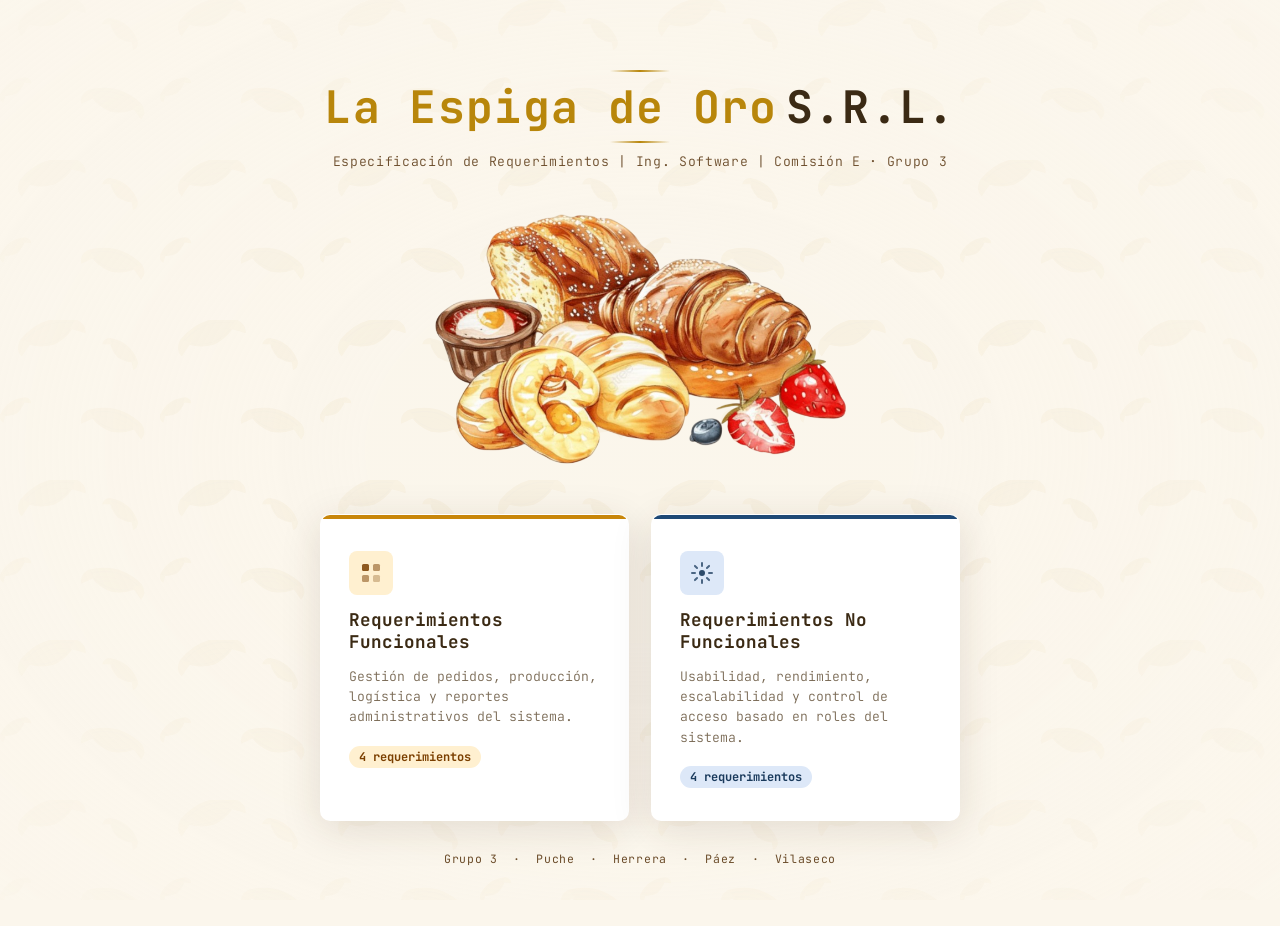
<file: index.html>
<!DOCTYPE html>
<html lang="es">
<head>
  <meta charset="UTF-8">
  <meta name="viewport" content="width=device-width, initial-scale=1.0">
  <title>La Espiga de Oro S.R.L. — Requerimientos</title>
  <link rel="stylesheet" href="styles.css">
</head>
<body>

  <!-- BACKGROUND CROISSANTS -->
  <svg class="bg-pattern" xmlns="http://www.w3.org/2000/svg" width="100%" height="100%">
    <defs>
      <pattern id="croissants" x="0" y="0" width="160" height="160" patternUnits="userSpaceOnUse">
        <g transform="translate(20,20) rotate(-20)">
          <path d="M0,0 Q30,-18 60,0 Q50,14 30,16 Q10,14 0,0Z" fill="#B8860B"/>
          <path d="M4,2 Q30,-12 56,2 Q48,12 30,13 Q12,12 4,2Z" fill="none" stroke="#8B6508" stroke-width="1.2"/>
          <path d="M10,6 Q30,-4 50,6" fill="none" stroke="#8B6508" stroke-width="0.8" opacity="0.6"/>
          <path d="M16,9 Q30,2 44,9" fill="none" stroke="#8B6508" stroke-width="0.7" opacity="0.5"/>
          <path d="M0,0 Q-8,8 -4,16 Q4,10 10,6Z" fill="#C89A20"/>
          <path d="M60,0 Q68,8 64,16 Q56,10 50,6Z" fill="#C89A20"/>
        </g>
        <g transform="translate(88,90) rotate(15)">
          <path d="M0,0 Q28,-16 56,0 Q47,13 28,15 Q9,13 0,0Z" fill="#B8860B"/>
          <path d="M4,2 Q28,-11 52,2 Q45,11 28,12 Q11,11 4,2Z" fill="none" stroke="#8B6508" stroke-width="1.2"/>
          <path d="M9,5 Q28,-3 47,5" fill="none" stroke="#8B6508" stroke-width="0.8" opacity="0.6"/>
          <path d="M15,8 Q28,1 41,8" fill="none" stroke="#8B6508" stroke-width="0.7" opacity="0.5"/>
          <path d="M0,0 Q-7,7 -3,15 Q4,9 9,5Z" fill="#C89A20"/>
          <path d="M56,0 Q63,7 59,15 Q52,9 47,5Z" fill="#C89A20"/>
        </g>
        <g transform="translate(110,18) rotate(40) scale(0.65)">
          <path d="M0,0 Q28,-16 56,0 Q47,13 28,15 Q9,13 0,0Z" fill="#B8860B"/>
          <path d="M4,2 Q28,-11 52,2 Q45,11 28,12 Q11,11 4,2Z" fill="none" stroke="#8B6508" stroke-width="1.2"/>
          <path d="M0,0 Q-7,7 -3,15 Q4,9 9,5Z" fill="#C89A20"/>
          <path d="M56,0 Q63,7 59,15 Q52,9 47,5Z" fill="#C89A20"/>
        </g>
        <g transform="translate(0,95) rotate(-35) scale(0.55)">
          <path d="M0,0 Q28,-16 56,0 Q47,13 28,15 Q9,13 0,0Z" fill="#B8860B"/>
          <path d="M4,2 Q28,-11 52,2 Q45,11 28,12 Q11,11 4,2Z" fill="none" stroke="#8B6508" stroke-width="1.2"/>
          <path d="M0,0 Q-7,7 -3,15 Q4,9 9,5Z" fill="#C89A20"/>
          <path d="M56,0 Q63,7 59,15 Q52,9 47,5Z" fill="#C89A20"/>
        </g>
      </pattern>
    </defs>
    <rect width="100%" height="100%" fill="url(#croissants)"/>
  </svg>

  <div class="bg-overlay"></div>

  <div class="container">

    <div class="logo-area">
      <div class="logo-line"></div>
      <div class="logo-title"><span>La Espiga de Oro</span> S.R.L.</div>
      <div class="logo-line"></div>
      <div class="logo-tagline">Especificación de Requerimientos | Ing. Software | Comisión E · Grupo 3</div>
    </div>

    <div class="hero-image">
      <img src="/img/bakery.png" alt="La Espiga de Oro">
    </div>

    <div class="cards">

      <a class="card rf" href="/reqfun.html">
        <div class="card-icon">
          <svg viewBox="0 0 24 24" fill="none" xmlns="http://www.w3.org/2000/svg">
            <rect x="3" y="3" width="7" height="7" rx="1.5" fill="#7B3F00" opacity="0.85"/>
            <rect x="14" y="3" width="7" height="7" rx="1.5" fill="#7B3F00" opacity="0.5"/>
            <rect x="3" y="14" width="7" height="7" rx="1.5" fill="#7B3F00" opacity="0.5"/>
            <rect x="14" y="14" width="7" height="7" rx="1.5" fill="#7B3F00" opacity="0.3"/>
          </svg>
        </div>
        <div class="card-title">Requerimientos Funcionales</div>
        <div class="card-desc">Gestión de pedidos, producción, logística y reportes administrativos del sistema.</div>
        <div class="card-count">4 requerimientos</div>
        <div class="card-arrow">
          <svg viewBox="0 0 24 24" fill="none" xmlns="http://www.w3.org/2000/svg">
            <path d="M5 12h14M13 6l6 6-6 6" stroke="white" stroke-width="2.2" stroke-linecap="round" stroke-linejoin="round"/>
          </svg>
        </div>
      </a>

      <a class="card rnf" href="/reqnofun.html">
        <div class="card-icon">
          <svg viewBox="0 0 24 24" fill="none" xmlns="http://www.w3.org/2000/svg">
            <circle cx="12" cy="12" r="3" fill="#1A3A5C" opacity="0.9"/>
            <path d="M12 2v3M12 19v3M2 12h3M19 12h3M4.93 4.93l2.12 2.12M16.95 16.95l2.12 2.12M4.93 19.07l2.12-2.12M16.95 7.05l2.12-2.12" stroke="#1A3A5C" stroke-width="2" stroke-linecap="round" opacity="0.75"/>
          </svg>
        </div>
        <div class="card-title">Requerimientos No Funcionales</div>
        <div class="card-desc">Usabilidad, rendimiento, escalabilidad y control de acceso basado en roles del sistema.</div>
        <div class="card-count">4 requerimientos</div>
        <div class="card-arrow">
          <svg viewBox="0 0 24 24" fill="none" xmlns="http://www.w3.org/2000/svg">
            <path d="M5 12h14M13 6l6 6-6 6" stroke="white" stroke-width="2.2" stroke-linecap="round" stroke-linejoin="round"/>
          </svg>
        </div>
      </a>

    </div>

    <div class="footer-note">
      Grupo 3 &nbsp;·&nbsp; Puche &nbsp;·&nbsp; Herrera &nbsp;·&nbsp; Páez &nbsp;·&nbsp; Vilaseco
    </div>
  </div>

</body>
</html>
</file>
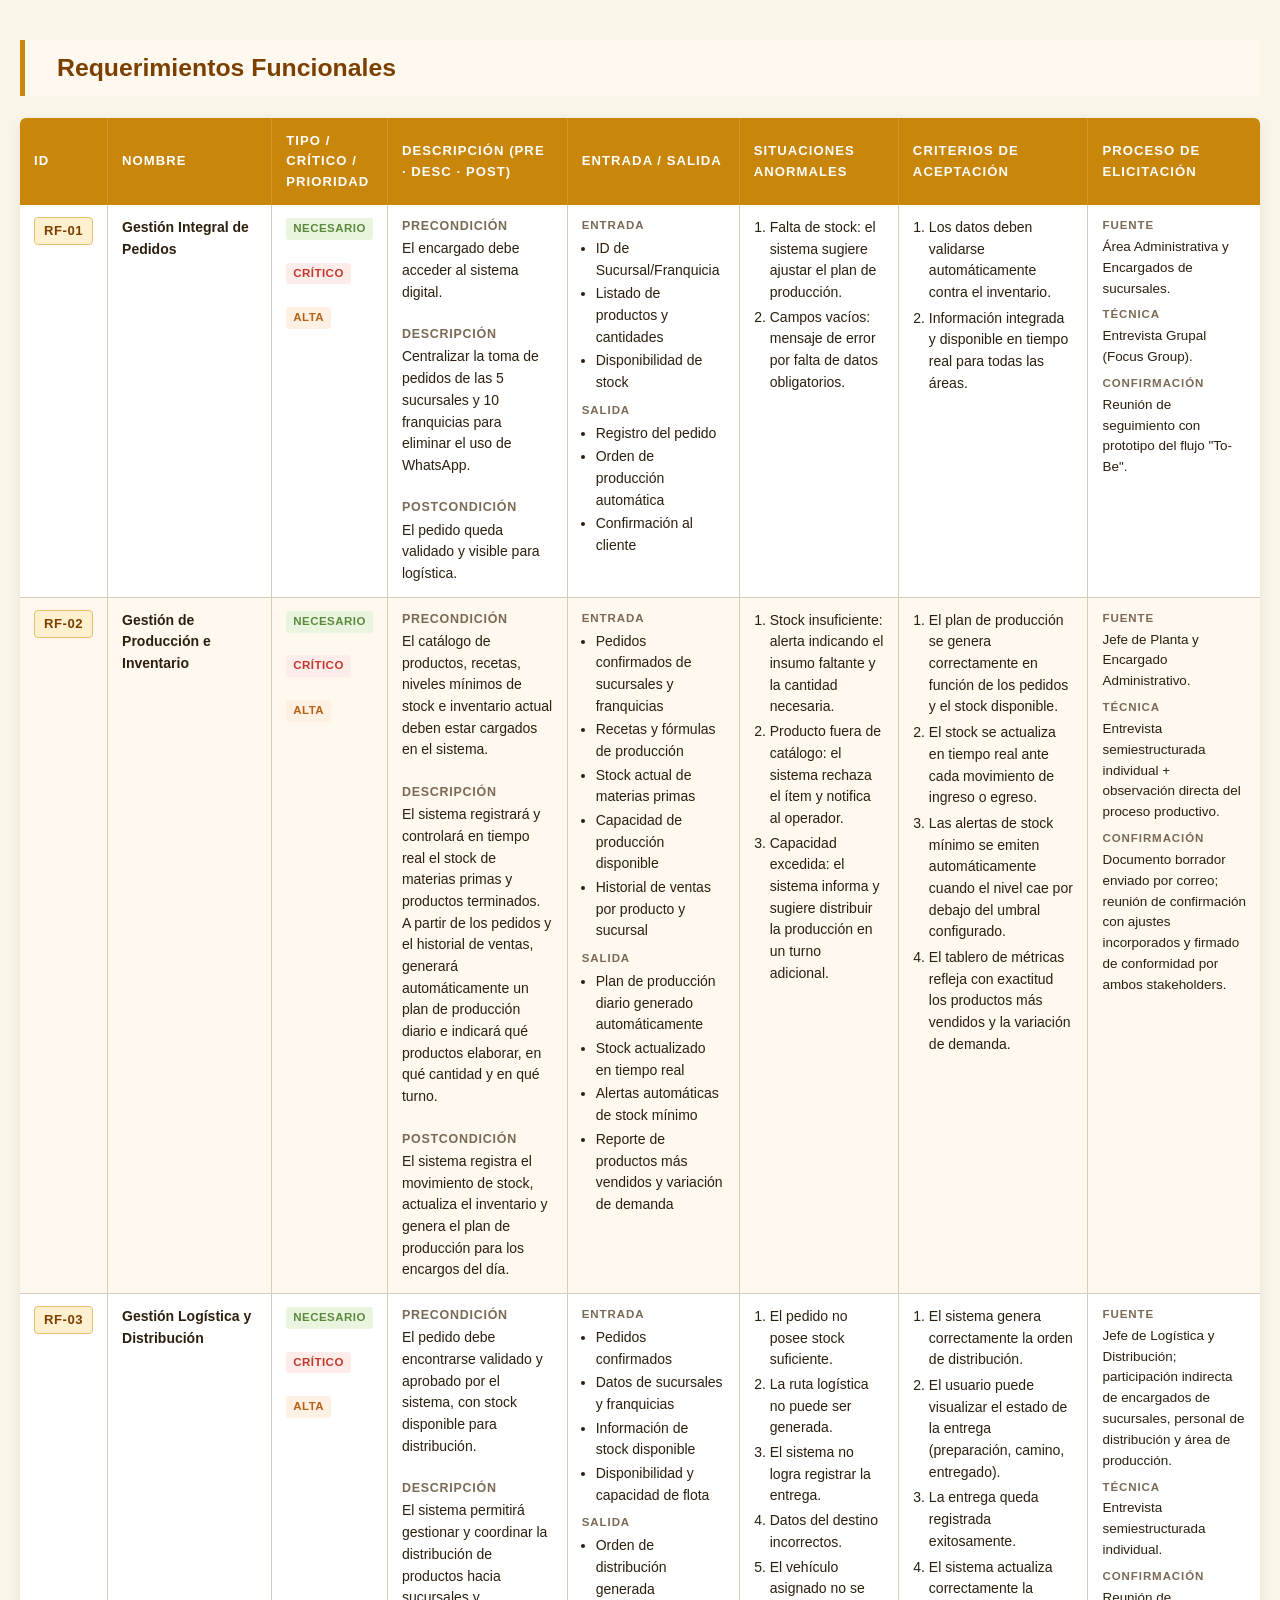
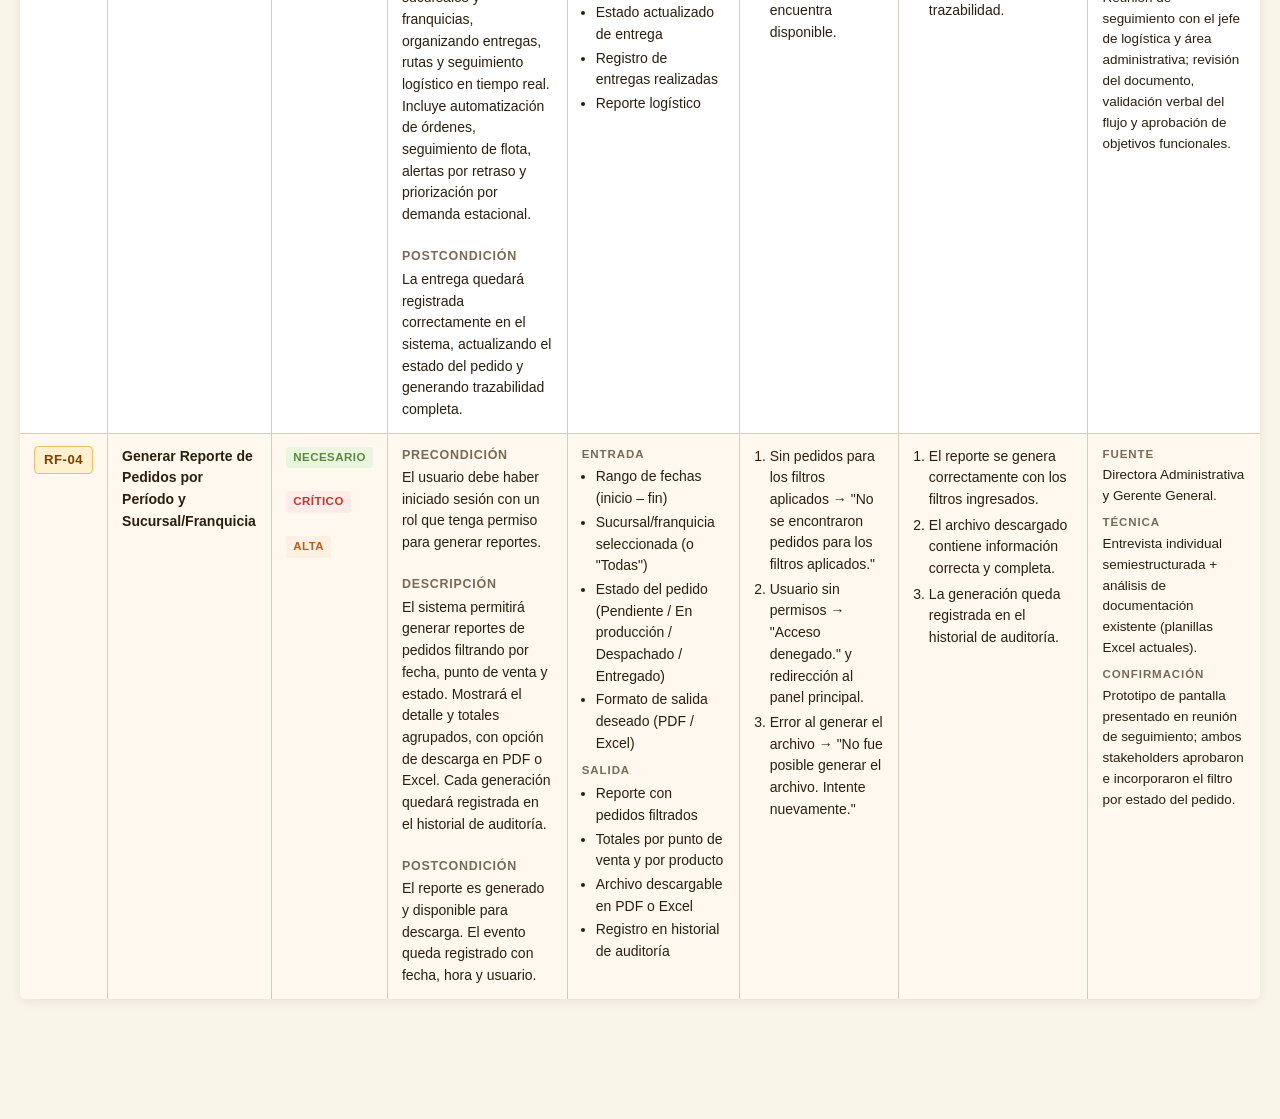
<file: reqfun.html>
<!DOCTYPE html>
<html lang="es">
<head>
<meta charset="UTF-8">
<meta name="viewport" content="width=device-width, initial-scale=1.0">
<title>Requerimientos Funcionales — La Espiga de Oro S.R.L.</title>
<style>
  

  :root {
    --gold:        #B8860B;
    --gold-light:  #D4A017;
    --gold-pale:   #FDF6E3;
    --gold-border: #E8C96A;
    --brown-dark:  #3B2A14;
    --brown-mid:   #6B4C2A;
    --cream:       #FAF5E9;
    --white:       #FFFFFF;
    --gray-light:  #F5F0E8;
    --gray-mid:    #D6CCBA;
    --text-main:   #2C1F0E;
    --text-muted:  #7A6A55;
    --rf-accent:   #7B3F00;
    --rnf-accent:  #1A3A5C;
    --rf-bg:       #FFF8EE;
    --rnf-bg:      #EEF3FA;
    --rf-header:   #C8860A;
    --rnf-header:  #1E4976;
    --tag-needed:  #5C8A3C;
    --tag-needed-bg: #EAF5E0;
    --tag-critical:#C0392B;
    --tag-critical-bg:#FDECEA;
    --tag-high:    #B5631A;
    --tag-high-bg: #FEF0E3;
  }

  * { box-sizing: border-box; margin: 0; padding: 0; }

  body {
    font-family: Arial, sans-serif;
    background: var(--cream);
    color: var(--text-main);
    padding: 40px 20px 60px;
    min-height: 100vh;
  }

  /* ── HEADER ── */
  .page-header {
    text-align: center;
    margin-bottom: 50px;
    padding-bottom: 24px;
    border-bottom: 3px double var(--gold-border);
    position: relative;
  }
  .page-header::before {
    content: '✦';
    display: block;
    color: var(--gold-light);
    font-size: 20px;
    margin-bottom: 8px;
    letter-spacing: 12px;
  }
  .page-header h1 {
    font-family: Arial, sans-serif;
    font-size: 2.6rem;
    font-weight: 900;
    color: var(--brown-dark);
    letter-spacing: 0.02em;
    line-height: 1.15;
  }
  .page-header h1 span {
    color: var(--gold);
  }
  .page-header p {
    margin-top: 6px;
    font-size: 0.95rem;
    color: var(--text-muted);
    letter-spacing: 0.12em;
    text-transform: uppercase;
    font-weight: 300;
  }

  /* ── SECTION TITLES ── */
  .section-title {
    font-family: Arial, sans-serif;
    font-size: 1.55rem;
    font-weight: 700;
    margin-bottom: 22px;
    padding: 14px 22px;
    border-left: 5px solid;
    display: flex;
    align-items: center;
    gap: 10px;
  }
  .section-title.rf {
    color: var(--rf-accent);
    border-color: var(--rf-header);
    background: var(--rf-bg);
  }
  .section-title.rnf {
    color: var(--rnf-accent);
    border-color: var(--rnf-header);
    background: var(--rnf-bg);
  }
  .section-title .icon { font-size: 1.3rem; }

  /* ── WRAPPER ── */
  .section-block { margin-bottom: 60px; }

  /* ── TABLE ── */
  .req-table {
    width: 100%;
    border-collapse: collapse;
    font-size: 0.875rem;
    line-height: 1.55;
    box-shadow: 0 2px 12px rgba(0,0,0,0.08);
    border-radius: 6px;
    overflow: hidden;
  }

  .req-table thead tr {
    color: var(--white);
    font-family: Arial, sans-serif;
    font-size: 0.82rem;
    letter-spacing: 0.08em;
    text-transform: uppercase;
  }
  .req-table.rf thead tr { background: var(--rf-header); }
  .req-table.rnf thead tr { background: var(--rnf-header); }

  .req-table th {
    padding: 13px 14px;
    font-weight: 700;
    text-align: left;
    vertical-align: middle;
    border-right: 1px solid rgba(255,255,255,0.15);
  }
  .req-table th:last-child { border-right: none; }

  /* ── ROW STRIPES ── */
  .req-table tbody tr { vertical-align: top; }
  .req-table.rf  tbody tr:nth-child(odd)  { background: var(--white); }
  .req-table.rf  tbody tr:nth-child(even) { background: var(--rf-bg); }
  .req-table.rnf tbody tr:nth-child(odd)  { background: var(--white); }
  .req-table.rnf tbody tr:nth-child(even) { background: var(--rnf-bg); }

  .req-table tbody tr:hover { filter: brightness(0.97); }

  .req-table td {
    padding: 12px 14px;
    border-bottom: 1px solid var(--gray-mid);
    border-right: 1px solid var(--gray-mid);
    vertical-align: top;
  }
  .req-table td:last-child { border-right: none; }
  .req-table tbody tr:last-child td { border-bottom: none; }

  /* ── ID BADGE ── */
  .id-badge {
    display: inline-block;
    font-family: Arial, sans-serif;
    font-weight: 700;
    font-size: 0.82rem;
    padding: 3px 9px;
    border-radius: 4px;
    letter-spacing: 0.04em;
    white-space: nowrap;
  }
  .rf  .id-badge { background: #FFF0D0; color: var(--rf-accent); border: 1px solid #E8C070; }
  .rnf .id-badge { background: #DDE8F8; color: var(--rnf-accent); border: 1px solid #99B8E0; }

  /* ── NAME ── */
  .req-name { font-weight: 600; color: var(--text-main); }

  /* ── TAGS ── */
  .tag {
    display: inline-block;
    font-size: 0.72rem;
    font-weight: 600;
    padding: 2px 7px;
    border-radius: 3px;
    letter-spacing: 0.04em;
    text-transform: uppercase;
    white-space: nowrap;
  }
  .tag-needed   { background: var(--tag-needed-bg);   color: var(--tag-needed); }
  .tag-critical { background: var(--tag-critical-bg); color: var(--tag-critical); }
  .tag-high     { background: var(--tag-high-bg);     color: var(--tag-high); }
  .tag-no       { background: #F5F5F5; color: #777; }

  /* ── DESCRIPTION CELL ── */
  .desc-cell { max-width: 320px; }
  .desc-cell strong { display: block; margin-bottom: 2px; font-size: 0.78rem; color: var(--text-muted); text-transform: uppercase; letter-spacing: 0.06em; }

  /* ── LIST ── */
  .cell-list { padding-left: 16px; margin: 0; }
  .cell-list li { margin-bottom: 3px; }

  /* ── CRITERIA CELL ── */
  .criteria-cell { min-width: 180px; }
  .criteria-cell ol { padding-left: 16px; margin: 0; }
  .criteria-cell ol li { margin-bottom: 4px; }

  /* ── INPUT/OUTPUT CELL ── */
  .io-cell { min-width: 160px; }
  .io-group { margin-bottom: 8px; }
  .io-group:last-child { margin-bottom: 0; }
  .io-label { font-size: 0.72rem; font-weight: 700; letter-spacing: 0.08em; text-transform: uppercase; color: var(--text-muted); display: block; margin-bottom: 3px; }
  .io-list { padding-left: 14px; margin: 0; }
  .io-list li { margin-bottom: 2px; }

  /* ── ELICITATION CELL ── */
  .elic-cell { min-width: 140px; font-size: 0.84rem; }
  .elic-cell .elic-label { font-size: 0.72rem; font-weight: 700; letter-spacing: 0.08em; text-transform: uppercase; color: var(--text-muted); display: block; margin-bottom: 2px; }
  .elic-cell .elic-value { margin-bottom: 7px; }

  /* ── FOOTER ── */
  .page-footer {
    text-align: center;
    margin-top: 40px;
    padding-top: 18px;
    border-top: 1px solid var(--gold-border);
    color: var(--text-muted);
    font-size: 0.8rem;
    letter-spacing: 0.06em;
  }

  /* ── RESPONSIVE ── */
  @media (max-width: 900px) {
    .req-table { font-size: 0.8rem; }
    .req-table th, .req-table td { padding: 9px 10px; }
    .page-header h1 { font-size: 1.8rem; }
  }
</style>
</head>
<body>



<!-- ═══════════════════════════════════════════════
     TABLA 1 — REQUERIMIENTOS FUNCIONALES
═══════════════════════════════════════════════ -->
<div class="section-block">
  <div class="section-title rf">
    <span class="icon"></span> Requerimientos Funcionales
  </div>

  <table class="req-table rf">
    <thead>
      <tr>
        <th style="width:80px">ID</th>
        <th style="width:165px">Nombre</th>
        <th style="width:80px">Tipo / Crítico / Prioridad</th>
        <th style="width:200px">Descripción (Pre · Desc · Post)</th>
        <th style="width:175px">Entrada / Salida</th>
        <th style="width:175px">Situaciones Anormales</th>
        <th style="width:195px">Criterios de Aceptación</th>
        <th style="width:190px">Proceso de Elicitación</th>
      </tr>
    </thead>
    <tbody>

      <!-- RF-01 Gestión Integral de Pedidos (Herrera) -->
      <tr>
        <td><span class="id-badge">RF-01</span></td>
        <td class="req-name">Gestión Integral de Pedidos</td>
        <td>
          <span class="tag tag-needed">Necesario</span><br><br>
          <span class="tag tag-critical">Crítico</span><br><br>
          <span class="tag tag-high">Alta</span>
        </td>
        <td class="desc-cell">
          <strong>Precondición</strong>El encargado debe acceder al sistema digital.
          <br><br>
          <strong>Descripción</strong>Centralizar la toma de pedidos de las 5 sucursales y 10 franquicias para eliminar el uso de WhatsApp.
          <br><br>
          <strong>Postcondición</strong>El pedido queda validado y visible para logística.
        </td>
        <td class="io-cell">
          <div class="io-group">
            <span class="io-label">Entrada</span>
            <ul class="io-list">
              <li>ID de Sucursal/Franquicia</li>
              <li>Listado de productos y cantidades</li>
              <li>Disponibilidad de stock</li>
            </ul>
          </div>
          <div class="io-group">
            <span class="io-label">Salida</span>
            <ul class="io-list">
              <li>Registro del pedido</li>
              <li>Orden de producción automática</li>
              <li>Confirmación al cliente</li>
            </ul>
          </div>
        </td>
        <td>
          <ol class="cell-list">
            <li>Falta de stock: el sistema sugiere ajustar el plan de producción.</li>
            <li>Campos vacíos: mensaje de error por falta de datos obligatorios.</li>
          </ol>
        </td>
        <td class="criteria-cell">
          <ol>
            <li>Los datos deben validarse automáticamente contra el inventario.</li>
            <li>Información integrada y disponible en tiempo real para todas las áreas.</li>
          </ol>
        </td>
        <td class="elic-cell">
          <span class="elic-label">Fuente</span>
          <div class="elic-value">Área Administrativa y Encargados de sucursales.</div>
          <span class="elic-label">Técnica</span>
          <div class="elic-value">Entrevista Grupal (Focus Group).</div>
          <span class="elic-label">Confirmación</span>
          <div class="elic-value">Reunión de seguimiento con prototipo del flujo "To-Be".</div>
        </td>
      </tr>

      <!-- RF-02 Gestión de Producción e Inventario (Sebas) -->
      <tr>
        <td><span class="id-badge">RF-02</span></td>
        <td class="req-name">Gestión de Producción e Inventario</td>
        <td>
          <span class="tag tag-needed">Necesario</span><br><br>
          <span class="tag tag-critical">Crítico</span><br><br>
          <span class="tag tag-high">Alta</span>
        </td>
        <td class="desc-cell">
          <strong>Precondición</strong>El catálogo de productos, recetas, niveles mínimos de stock e inventario actual deben estar cargados en el sistema.
          <br><br>
          <strong>Descripción</strong>El sistema registrará y controlará en tiempo real el stock de materias primas y productos terminados. A partir de los pedidos y el historial de ventas, generará automáticamente un plan de producción diario e indicará qué productos elaborar, en qué cantidad y en qué turno.
          <br><br>
          <strong>Postcondición</strong>El sistema registra el movimiento de stock, actualiza el inventario y genera el plan de producción para los encargos del día.
        </td>
        <td class="io-cell">
          <div class="io-group">
            <span class="io-label">Entrada</span>
            <ul class="io-list">
              <li>Pedidos confirmados de sucursales y franquicias</li>
              <li>Recetas y fórmulas de producción</li>
              <li>Stock actual de materias primas</li>
              <li>Capacidad de producción disponible</li>
              <li>Historial de ventas por producto y sucursal</li>
            </ul>
          </div>
          <div class="io-group">
            <span class="io-label">Salida</span>
            <ul class="io-list">
              <li>Plan de producción diario generado automáticamente</li>
              <li>Stock actualizado en tiempo real</li>
              <li>Alertas automáticas de stock mínimo</li>
              <li>Reporte de productos más vendidos y variación de demanda</li>
            </ul>
          </div>
        </td>
        <td>
          <ol class="cell-list">
            <li>Stock insuficiente: alerta indicando el insumo faltante y la cantidad necesaria.</li>
            <li>Producto fuera de catálogo: el sistema rechaza el ítem y notifica al operador.</li>
            <li>Capacidad excedida: el sistema informa y sugiere distribuir la producción en un turno adicional.</li>
          </ol>
        </td>
        <td class="criteria-cell">
          <ol>
            <li>El plan de producción se genera correctamente en función de los pedidos y el stock disponible.</li>
            <li>El stock se actualiza en tiempo real ante cada movimiento de ingreso o egreso.</li>
            <li>Las alertas de stock mínimo se emiten automáticamente cuando el nivel cae por debajo del umbral configurado.</li>
            <li>El tablero de métricas refleja con exactitud los productos más vendidos y la variación de demanda.</li>
          </ol>
        </td>
        <td class="elic-cell">
          <span class="elic-label">Fuente</span>
          <div class="elic-value">Jefe de Planta y Encargado Administrativo.</div>
          <span class="elic-label">Técnica</span>
          <div class="elic-value">Entrevista semiestructurada individual + observación directa del proceso productivo.</div>
          <span class="elic-label">Confirmación</span>
          <div class="elic-value">Documento borrador enviado por correo; reunión de confirmación con ajustes incorporados y firmado de conformidad por ambos stakeholders.</div>
        </td>
      </tr>

      <!-- RF-03 Gestión Logística y Distribución (Vilaseco) -->
      <tr>
        <td><span class="id-badge">RF-03</span></td>
        <td class="req-name">Gestión Logística y Distribución</td>
        <td>
          <span class="tag tag-needed">Necesario</span><br><br>
          <span class="tag tag-critical">Crítico</span><br><br>
          <span class="tag tag-high">Alta</span>
        </td>
        <td class="desc-cell">
          <strong>Precondición</strong>El pedido debe encontrarse validado y aprobado por el sistema, con stock disponible para distribución.
          <br><br>
          <strong>Descripción</strong>El sistema permitirá gestionar y coordinar la distribución de productos hacia sucursales y franquicias, organizando entregas, rutas y seguimiento logístico en tiempo real. Incluye automatización de órdenes, seguimiento de flota, alertas por retraso y priorización por demanda estacional.
          <br><br>
          <strong>Postcondición</strong>La entrega quedará registrada correctamente en el sistema, actualizando el estado del pedido y generando trazabilidad completa.
        </td>
        <td class="io-cell">
          <div class="io-group">
            <span class="io-label">Entrada</span>
            <ul class="io-list">
              <li>Pedidos confirmados</li>
              <li>Datos de sucursales y franquicias</li>
              <li>Información de stock disponible</li>
              <li>Disponibilidad y capacidad de flota</li>
            </ul>
          </div>
          <div class="io-group">
            <span class="io-label">Salida</span>
            <ul class="io-list">
              <li>Orden de distribución generada</li>
              <li>Estado actualizado de entrega</li>
              <li>Registro de entregas realizadas</li>
              <li>Reporte logístico</li>
            </ul>
          </div>
        </td>
        <td>
          <ol class="cell-list">
            <li>El pedido no posee stock suficiente.</li>
            <li>La ruta logística no puede ser generada.</li>
            <li>El sistema no logra registrar la entrega.</li>
            <li>Datos del destino incorrectos.</li>
            <li>El vehículo asignado no se encuentra disponible.</li>
          </ol>
        </td>
        <td class="criteria-cell">
          <ol>
            <li>El sistema genera correctamente la orden de distribución.</li>
            <li>El usuario puede visualizar el estado de la entrega (preparación, camino, entregado).</li>
            <li>La entrega queda registrada exitosamente.</li>
            <li>El sistema actualiza correctamente la trazabilidad.</li>
          </ol>
        </td>
        <td class="elic-cell">
          <span class="elic-label">Fuente</span>
          <div class="elic-value">Jefe de Logística y Distribución; participación indirecta de encargados de sucursales, personal de distribución y área de producción.</div>
          <span class="elic-label">Técnica</span>
          <div class="elic-value">Entrevista semiestructurada individual.</div>
          <span class="elic-label">Confirmación</span>
          <div class="elic-value">Reunión de seguimiento con el jefe de logística y área administrativa; revisión del documento, validación verbal del flujo y aprobación de objetivos funcionales.</div>
        </td>
      </tr>

      <!-- RF-04 Generar Reporte de Pedidos (Páez) -->
      <tr>
        <td><span class="id-badge">RF-04</span></td>
        <td class="req-name">Generar Reporte de Pedidos por Período y Sucursal/Franquicia</td>
        <td>
          <span class="tag tag-needed">Necesario</span><br><br>
          <span class="tag tag-critical">Crítico</span><br><br>
          <span class="tag tag-high">Alta</span>
        </td>
        <td class="desc-cell">
          <strong>Precondición</strong>El usuario debe haber iniciado sesión con un rol que tenga permiso para generar reportes.
          <br><br>
          <strong>Descripción</strong>El sistema permitirá generar reportes de pedidos filtrando por fecha, punto de venta y estado. Mostrará el detalle y totales agrupados, con opción de descarga en PDF o Excel. Cada generación quedará registrada en el historial de auditoría.
          <br><br>
          <strong>Postcondición</strong>El reporte es generado y disponible para descarga. El evento queda registrado con fecha, hora y usuario.
        </td>
        <td class="io-cell">
          <div class="io-group">
            <span class="io-label">Entrada</span>
            <ul class="io-list">
              <li>Rango de fechas (inicio – fin)</li>
              <li>Sucursal/franquicia seleccionada (o "Todas")</li>
              <li>Estado del pedido (Pendiente / En producción / Despachado / Entregado)</li>
              <li>Formato de salida deseado (PDF / Excel)</li>
            </ul>
          </div>
          <div class="io-group">
            <span class="io-label">Salida</span>
            <ul class="io-list">
              <li>Reporte con pedidos filtrados</li>
              <li>Totales por punto de venta y por producto</li>
              <li>Archivo descargable en PDF o Excel</li>
              <li>Registro en historial de auditoría</li>
            </ul>
          </div>
        </td>
        <td>
          <ol class="cell-list">
            <li>Sin pedidos para los filtros aplicados → "No se encontraron pedidos para los filtros aplicados."</li>
            <li>Usuario sin permisos → "Acceso denegado." y redirección al panel principal.</li>
            <li>Error al generar el archivo → "No fue posible generar el archivo. Intente nuevamente."</li>
          </ol>
        </td>
        <td class="criteria-cell">
          <ol>
            <li>El reporte se genera correctamente con los filtros ingresados.</li>
            <li>El archivo descargado contiene información correcta y completa.</li>
            <li>La generación queda registrada en el historial de auditoría.</li>
          </ol>
        </td>
        <td class="elic-cell">
          <span class="elic-label">Fuente</span>
          <div class="elic-value">Directora Administrativa y Gerente General.</div>
          <span class="elic-label">Técnica</span>
          <div class="elic-value">Entrevista individual semiestructurada + análisis de documentación existente (planillas Excel actuales).</div>
          <span class="elic-label">Confirmación</span>
          <div class="elic-value">Prototipo de pantalla presentado en reunión de seguimiento; ambos stakeholders aprobaron e incorporaron el filtro por estado del pedido.</div>
        </td>
      </tr>

    </tbody>
  </table>
</div>
</body>
</html>
</file>
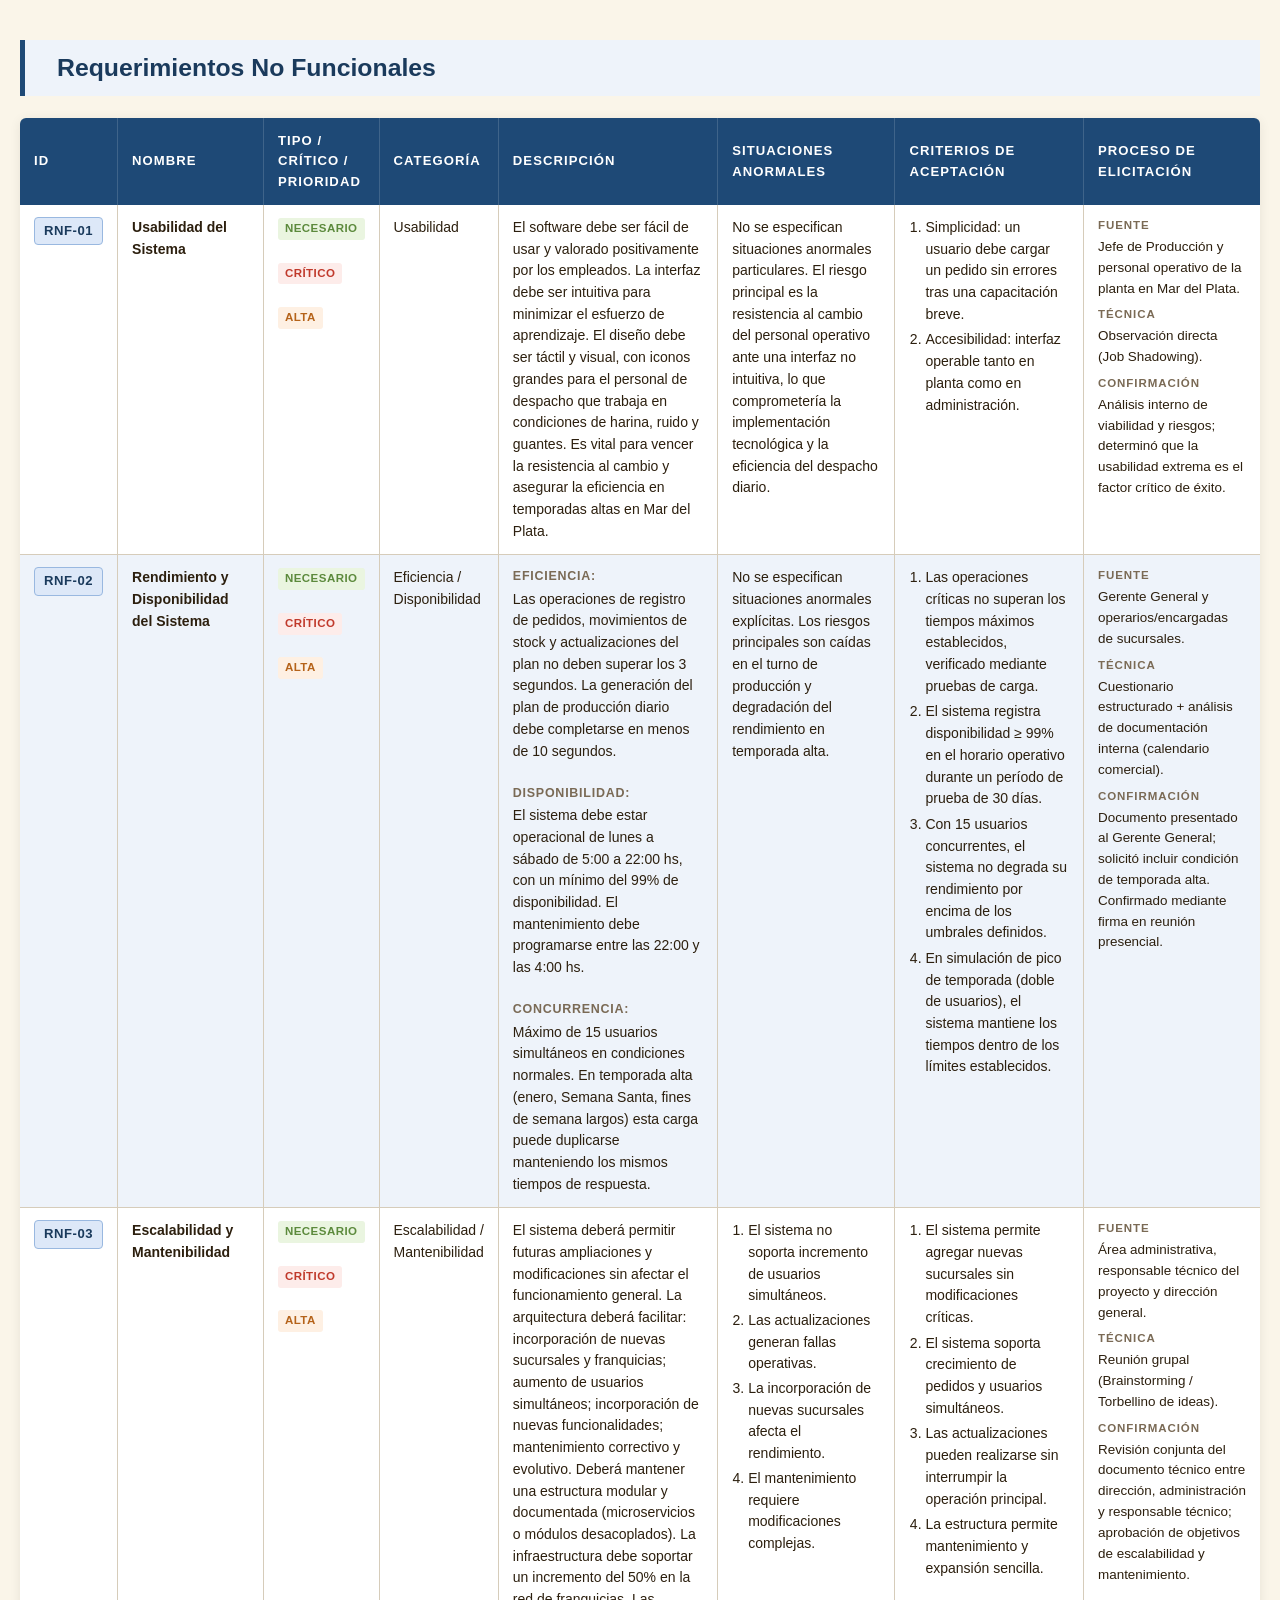
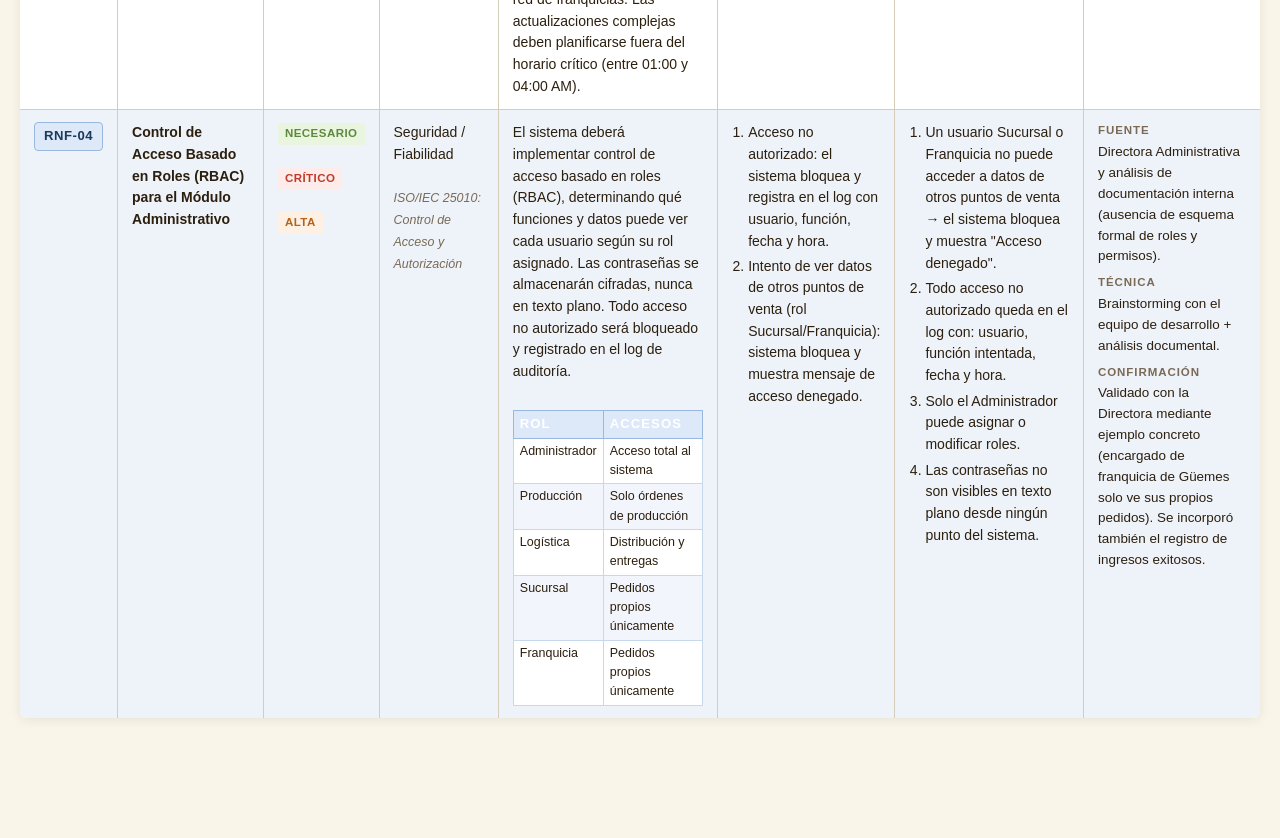
<file: reqnofun.html>
<!DOCTYPE html>
<html lang="es">
<head>
<meta charset="UTF-8">
<meta name="viewport" content="width=device-width, initial-scale=1.0">
<title>Requerimientos No Funcionales — La Espiga de Oro S.R.L.</title>
<style>
  

  :root {
    --gold:        #B8860B;
    --gold-light:  #D4A017;
    --gold-pale:   #FDF6E3;
    --gold-border: #E8C96A;
    --brown-dark:  #3B2A14;
    --brown-mid:   #6B4C2A;
    --cream:       #FAF5E9;
    --white:       #FFFFFF;
    --gray-light:  #F5F0E8;
    --gray-mid:    #D6CCBA;
    --text-main:   #2C1F0E;
    --text-muted:  #7A6A55;
    --rf-accent:   #7B3F00;
    --rnf-accent:  #1A3A5C;
    --rf-bg:       #FFF8EE;
    --rnf-bg:      #EEF3FA;
    --rf-header:   #C8860A;
    --rnf-header:  #1E4976;
    --tag-needed:  #5C8A3C;
    --tag-needed-bg: #EAF5E0;
    --tag-critical:#C0392B;
    --tag-critical-bg:#FDECEA;
    --tag-high:    #B5631A;
    --tag-high-bg: #FEF0E3;
  }

  * { box-sizing: border-box; margin: 0; padding: 0; }

  body {
    font-family: Arial, sans-serif;
    background: var(--cream);
    color: var(--text-main);
    padding: 40px 20px 60px;
    min-height: 100vh;
  }

  /* ── HEADER ── */
  .page-header {
    text-align: center;
    margin-bottom: 50px;
    padding-bottom: 24px;
    border-bottom: 3px double var(--gold-border);
    position: relative;
  }
  .page-header::before {
    content: '✦';
    display: block;
    color: var(--gold-light);
    font-size: 20px;
    margin-bottom: 8px;
    letter-spacing: 12px;
  }
  .page-header h1 {
    font-family: Arial, sans-serif;
    font-size: 2.6rem;
    font-weight: 900;
    color: var(--brown-dark);
    letter-spacing: 0.02em;
    line-height: 1.15;
  }
  .page-header h1 span {
    color: var(--gold);
  }
  .page-header p {
    margin-top: 6px;
    font-size: 0.95rem;
    color: var(--text-muted);
    letter-spacing: 0.12em;
    text-transform: uppercase;
    font-weight: 300;
  }

  /* ── SECTION TITLES ── */
  .section-title {
    font-family: Arial, sans-serif;
    font-size: 1.55rem;
    font-weight: 700;
    margin-bottom: 22px;
    padding: 14px 22px;
    border-left: 5px solid;
    display: flex;
    align-items: center;
    gap: 10px;
  }
  .section-title.rf {
    color: var(--rf-accent);
    border-color: var(--rf-header);
    background: var(--rf-bg);
  }
  .section-title.rnf {
    color: var(--rnf-accent);
    border-color: var(--rnf-header);
    background: var(--rnf-bg);
  }
  .section-title .icon { font-size: 1.3rem; }

  /* ── WRAPPER ── */
  .section-block { margin-bottom: 60px; }

  /* ── TABLE ── */
  .req-table {
    width: 100%;
    border-collapse: collapse;
    font-size: 0.875rem;
    line-height: 1.55;
    box-shadow: 0 2px 12px rgba(0,0,0,0.08);
    border-radius: 6px;
    overflow: hidden;
  }

  .req-table thead tr {
    color: var(--white);
    font-family: Arial, sans-serif;
    font-size: 0.82rem;
    letter-spacing: 0.08em;
    text-transform: uppercase;
  }
  .req-table.rf thead tr { background: var(--rf-header); }
  .req-table.rnf thead tr { background: var(--rnf-header); }

  .req-table th {
    padding: 13px 14px;
    font-weight: 700;
    text-align: left;
    vertical-align: middle;
    border-right: 1px solid rgba(255,255,255,0.15);
  }
  .req-table th:last-child { border-right: none; }

  /* ── ROW STRIPES ── */
  .req-table tbody tr { vertical-align: top; }
  .req-table.rf  tbody tr:nth-child(odd)  { background: var(--white); }
  .req-table.rf  tbody tr:nth-child(even) { background: var(--rf-bg); }
  .req-table.rnf tbody tr:nth-child(odd)  { background: var(--white); }
  .req-table.rnf tbody tr:nth-child(even) { background: var(--rnf-bg); }

  .req-table tbody tr:hover { filter: brightness(0.97); }

  .req-table td {
    padding: 12px 14px;
    border-bottom: 1px solid var(--gray-mid);
    border-right: 1px solid var(--gray-mid);
    vertical-align: top;
  }
  .req-table td:last-child { border-right: none; }
  .req-table tbody tr:last-child td { border-bottom: none; }

  /* ── ID BADGE ── */
  .id-badge {
    display: inline-block;
    font-family: Arial, sans-serif;
    font-weight: 700;
    font-size: 0.82rem;
    padding: 3px 9px;
    border-radius: 4px;
    letter-spacing: 0.04em;
    white-space: nowrap;
  }
  .rf  .id-badge { background: #FFF0D0; color: var(--rf-accent); border: 1px solid #E8C070; }
  .rnf .id-badge { background: #DDE8F8; color: var(--rnf-accent); border: 1px solid #99B8E0; }

  /* ── NAME ── */
  .req-name { font-weight: 600; color: var(--text-main); }

  /* ── TAGS ── */
  .tag {
    display: inline-block;
    font-size: 0.72rem;
    font-weight: 600;
    padding: 2px 7px;
    border-radius: 3px;
    letter-spacing: 0.04em;
    text-transform: uppercase;
    white-space: nowrap;
  }
  .tag-needed   { background: var(--tag-needed-bg);   color: var(--tag-needed); }
  .tag-critical { background: var(--tag-critical-bg); color: var(--tag-critical); }
  .tag-high     { background: var(--tag-high-bg);     color: var(--tag-high); }
  .tag-no       { background: #F5F5F5; color: #777; }

  /* ── DESCRIPTION CELL ── */
  .desc-cell { max-width: 320px; }
  .desc-cell strong { display: block; margin-bottom: 2px; font-size: 0.78rem; color: var(--text-muted); text-transform: uppercase; letter-spacing: 0.06em; }

  /* ── LIST ── */
  .cell-list { padding-left: 16px; margin: 0; }
  .cell-list li { margin-bottom: 3px; }

  /* ── CRITERIA CELL ── */
  .criteria-cell { min-width: 180px; }
  .criteria-cell ol { padding-left: 16px; margin: 0; }
  .criteria-cell ol li { margin-bottom: 4px; }

  /* ── INPUT/OUTPUT CELL ── */
  .io-cell { min-width: 160px; }
  .io-group { margin-bottom: 8px; }
  .io-group:last-child { margin-bottom: 0; }
  .io-label { font-size: 0.72rem; font-weight: 700; letter-spacing: 0.08em; text-transform: uppercase; color: var(--text-muted); display: block; margin-bottom: 3px; }
  .io-list { padding-left: 14px; margin: 0; }
  .io-list li { margin-bottom: 2px; }

  /* ── ELICITATION CELL ── */
  .elic-cell { min-width: 140px; font-size: 0.84rem; }
  .elic-cell .elic-label { font-size: 0.72rem; font-weight: 700; letter-spacing: 0.08em; text-transform: uppercase; color: var(--text-muted); display: block; margin-bottom: 2px; }
  .elic-cell .elic-value { margin-bottom: 7px; }

  /* ── FOOTER ── */
  .page-footer {
    text-align: center;
    margin-top: 40px;
    padding-top: 18px;
    border-top: 1px solid var(--gold-border);
    color: var(--text-muted);
    font-size: 0.8rem;
    letter-spacing: 0.06em;
  }

  /* ── RESPONSIVE ── */
  @media (max-width: 900px) {
    .req-table { font-size: 0.8rem; }
    .req-table th, .req-table td { padding: 9px 10px; }
    .page-header h1 { font-size: 1.8rem; }
  }
</style>
</head>
<body>

<div class="section-block">
  <div class="section-title rnf">
    <span class="icon"></span> Requerimientos No Funcionales
  </div>

  <table class="req-table rnf">
    <thead>
      <tr>
        <th style="width:80px">ID</th>
        <th style="width:160px">Nombre</th>
        <th style="width:80px">Tipo / Crítico / Prioridad</th>
        <th style="width:100px">Categoría</th>
        <th style="width:230px">Descripción</th>
        <th style="width:175px">Situaciones Anormales</th>
        <th style="width:195px">Criterios de Aceptación</th>
        <th style="width:190px">Proceso de Elicitación</th>
      </tr>
    </thead>
    <tbody>

      <!-- RNF-01 Usabilidad (Herrera) -->
      <tr>
        <td><span class="id-badge">RNF-01</span></td>
        <td class="req-name">Usabilidad del Sistema</td>
        <td>
          <span class="tag tag-needed">Necesario</span><br><br>
          <span class="tag tag-critical">Crítico</span><br><br>
          <span class="tag tag-high">Alta</span>
        </td>
        <td>Usabilidad</td>
        <td class="desc-cell">
          El software debe ser fácil de usar y valorado positivamente por los empleados. La interfaz debe ser intuitiva para minimizar el esfuerzo de aprendizaje. El diseño debe ser táctil y visual, con iconos grandes para el personal de despacho que trabaja en condiciones de harina, ruido y guantes. Es vital para vencer la resistencia al cambio y asegurar la eficiencia en temporadas altas en Mar del Plata.
        </td>
        <td>
          No se especifican situaciones anormales particulares. El riesgo principal es la resistencia al cambio del personal operativo ante una interfaz no intuitiva, lo que comprometería la implementación tecnológica y la eficiencia del despacho diario.
        </td>
        <td class="criteria-cell">
          <ol>
            <li>Simplicidad: un usuario debe cargar un pedido sin errores tras una capacitación breve.</li>
            <li>Accesibilidad: interfaz operable tanto en planta como en administración.</li>
          </ol>
        </td>
        <td class="elic-cell">
          <span class="elic-label">Fuente</span>
          <div class="elic-value">Jefe de Producción y personal operativo de la planta en Mar del Plata.</div>
          <span class="elic-label">Técnica</span>
          <div class="elic-value">Observación directa (Job Shadowing).</div>
          <span class="elic-label">Confirmación</span>
          <div class="elic-value">Análisis interno de viabilidad y riesgos; determinó que la usabilidad extrema es el factor crítico de éxito.</div>
        </td>
      </tr>

      <!-- RNF-02 Rendimiento y Disponibilidad (Sebas) -->
      <tr>
        <td><span class="id-badge">RNF-02</span></td>
        <td class="req-name">Rendimiento y Disponibilidad del Sistema</td>
        <td>
          <span class="tag tag-needed">Necesario</span><br><br>
          <span class="tag tag-critical">Crítico</span><br><br>
          <span class="tag tag-high">Alta</span>
        </td>
        <td>Eficiencia / Disponibilidad</td>
        <td class="desc-cell">
          <strong>Eficiencia:</strong> Las operaciones de registro de pedidos, movimientos de stock y actualizaciones del plan no deben superar los 3 segundos. La generación del plan de producción diario debe completarse en menos de 10 segundos.
          <br><br>
          <strong>Disponibilidad:</strong> El sistema debe estar operacional de lunes a sábado de 5:00 a 22:00 hs, con un mínimo del 99% de disponibilidad. El mantenimiento debe programarse entre las 22:00 y las 4:00 hs.
          <br><br>
          <strong>Concurrencia:</strong> Máximo de 15 usuarios simultáneos en condiciones normales. En temporada alta (enero, Semana Santa, fines de semana largos) esta carga puede duplicarse manteniendo los mismos tiempos de respuesta.
        </td>
        <td>
          No se especifican situaciones anormales explícitas. Los riesgos principales son caídas en el turno de producción y degradación del rendimiento en temporada alta.
        </td>
        <td class="criteria-cell">
          <ol>
            <li>Las operaciones críticas no superan los tiempos máximos establecidos, verificado mediante pruebas de carga.</li>
            <li>El sistema registra disponibilidad ≥ 99% en el horario operativo durante un período de prueba de 30 días.</li>
            <li>Con 15 usuarios concurrentes, el sistema no degrada su rendimiento por encima de los umbrales definidos.</li>
            <li>En simulación de pico de temporada (doble de usuarios), el sistema mantiene los tiempos dentro de los límites establecidos.</li>
          </ol>
        </td>
        <td class="elic-cell">
          <span class="elic-label">Fuente</span>
          <div class="elic-value">Gerente General y operarios/encargadas de sucursales.</div>
          <span class="elic-label">Técnica</span>
          <div class="elic-value">Cuestionario estructurado + análisis de documentación interna (calendario comercial).</div>
          <span class="elic-label">Confirmación</span>
          <div class="elic-value">Documento presentado al Gerente General; solicitó incluir condición de temporada alta. Confirmado mediante firma en reunión presencial.</div>
        </td>
      </tr>

      <!-- RNF-03 Escalabilidad y Mantenibilidad (Vilaseco) -->
      <tr>
        <td><span class="id-badge">RNF-03</span></td>
        <td class="req-name">Escalabilidad y Mantenibilidad</td>
        <td>
          <span class="tag tag-needed">Necesario</span><br><br>
          <span class="tag tag-critical">Crítico</span><br><br>
          <span class="tag tag-high">Alta</span>
        </td>
        <td>Escalabilidad / Mantenibilidad</td>
        <td class="desc-cell">
          El sistema deberá permitir futuras ampliaciones y modificaciones sin afectar el funcionamiento general. La arquitectura deberá facilitar: incorporación de nuevas sucursales y franquicias; aumento de usuarios simultáneos; incorporación de nuevas funcionalidades; mantenimiento correctivo y evolutivo. Deberá mantener una estructura modular y documentada (microservicios o módulos desacoplados). La infraestructura debe soportar un incremento del 50% en la red de franquicias. Las actualizaciones complejas deben planificarse fuera del horario crítico (entre 01:00 y 04:00 AM).
        </td>
        <td>
          <ol class="cell-list">
            <li>El sistema no soporta incremento de usuarios simultáneos.</li>
            <li>Las actualizaciones generan fallas operativas.</li>
            <li>La incorporación de nuevas sucursales afecta el rendimiento.</li>
            <li>El mantenimiento requiere modificaciones complejas.</li>
          </ol>
        </td>
        <td class="criteria-cell">
          <ol>
            <li>El sistema permite agregar nuevas sucursales sin modificaciones críticas.</li>
            <li>El sistema soporta crecimiento de pedidos y usuarios simultáneos.</li>
            <li>Las actualizaciones pueden realizarse sin interrumpir la operación principal.</li>
            <li>La estructura permite mantenimiento y expansión sencilla.</li>
          </ol>
        </td>
        <td class="elic-cell">
          <span class="elic-label">Fuente</span>
          <div class="elic-value">Área administrativa, responsable técnico del proyecto y dirección general.</div>
          <span class="elic-label">Técnica</span>
          <div class="elic-value">Reunión grupal (Brainstorming / Torbellino de ideas).</div>
          <span class="elic-label">Confirmación</span>
          <div class="elic-value">Revisión conjunta del documento técnico entre dirección, administración y responsable técnico; aprobación de objetivos de escalabilidad y mantenimiento.</div>
        </td>
      </tr>

      <!-- RNF-04 Seguridad RBAC (Páez) -->
      <tr>
        <td><span class="id-badge">RNF-04</span></td>
        <td class="req-name">Control de Acceso Basado en Roles (RBAC) para el Módulo Administrativo</td>
        <td>
          <span class="tag tag-needed">Necesario</span><br><br>
          <span class="tag tag-critical">Crítico</span><br><br>
          <span class="tag tag-high">Alta</span>
        </td>
        <td>Seguridad / Fiabilidad<br><br><em style="font-size:0.78rem;color:var(--text-muted)">ISO/IEC 25010: Control de Acceso y Autorización</em></td>
        <td class="desc-cell">
          El sistema deberá implementar control de acceso basado en roles (RBAC), determinando qué funciones y datos puede ver cada usuario según su rol asignado. Las contraseñas se almacenarán cifradas, nunca en texto plano. Todo acceso no autorizado será bloqueado y registrado en el log de auditoría.
          <br><br>
          <table style="width:100%;font-size:0.78rem;border-collapse:collapse;margin-top:6px;">
            <thead><tr style="background:#DDE8F8;"><th style="padding:3px 6px;text-align:left;border:1px solid #99B8E0;">Rol</th><th style="padding:3px 6px;text-align:left;border:1px solid #99B8E0;">Accesos</th></tr></thead>
            <tbody>
              <tr><td style="padding:3px 6px;border:1px solid #C8D8EC;">Administrador</td><td style="padding:3px 6px;border:1px solid #C8D8EC;">Acceso total al sistema</td></tr>
              <tr style="background:#F2F6FC;"><td style="padding:3px 6px;border:1px solid #C8D8EC;">Producción</td><td style="padding:3px 6px;border:1px solid #C8D8EC;">Solo órdenes de producción</td></tr>
              <tr><td style="padding:3px 6px;border:1px solid #C8D8EC;">Logística</td><td style="padding:3px 6px;border:1px solid #C8D8EC;">Distribución y entregas</td></tr>
              <tr style="background:#F2F6FC;"><td style="padding:3px 6px;border:1px solid #C8D8EC;">Sucursal</td><td style="padding:3px 6px;border:1px solid #C8D8EC;">Pedidos propios únicamente</td></tr>
              <tr><td style="padding:3px 6px;border:1px solid #C8D8EC;">Franquicia</td><td style="padding:3px 6px;border:1px solid #C8D8EC;">Pedidos propios únicamente</td></tr>
            </tbody>
          </table>
        </td>
        <td>
          <ol class="cell-list">
            <li>Acceso no autorizado: el sistema bloquea y registra en el log con usuario, función, fecha y hora.</li>
            <li>Intento de ver datos de otros puntos de venta (rol Sucursal/Franquicia): sistema bloquea y muestra mensaje de acceso denegado.</li>
          </ol>
        </td>
        <td class="criteria-cell">
          <ol>
            <li>Un usuario Sucursal o Franquicia no puede acceder a datos de otros puntos de venta → el sistema bloquea y muestra "Acceso denegado".</li>
            <li>Todo acceso no autorizado queda en el log con: usuario, función intentada, fecha y hora.</li>
            <li>Solo el Administrador puede asignar o modificar roles.</li>
            <li>Las contraseñas no son visibles en texto plano desde ningún punto del sistema.</li>
          </ol>
        </td>
        <td class="elic-cell">
          <span class="elic-label">Fuente</span>
          <div class="elic-value">Directora Administrativa y análisis de documentación interna (ausencia de esquema formal de roles y permisos).</div>
          <span class="elic-label">Técnica</span>
          <div class="elic-value">Brainstorming con el equipo de desarrollo + análisis documental.</div>
          <span class="elic-label">Confirmación</span>
          <div class="elic-value">Validado con la Directora mediante ejemplo concreto (encargado de franquicia de Güemes solo ve sus propios pedidos). Se incorporó también el registro de ingresos exitosos.</div>
        </td>
      </tr>

    </tbody>
  </table>
</div>

</body>
</html>
</file>
<file: styles.css>
/* ============================================================
   La Espiga de Oro S.R.L. — Especificación de Requerimientos
   styles.css
   ============================================================ */

@import url('https://fonts.googleapis.com/css2?family=JetBrains+Mono:wght@300;400;600;700&display=swap');

/* ── VARIABLES ── */
:root {
  --gold:        #B8860B;
  --gold-light:  #D4A017;
  --gold-pale:   #F5E6C0;
  --cream:       #FBF6EC;
  --brown:       #3B2A14;
  --brown-mid:   #6B4C2A;
  --white:       #FFFFFF;
  --rf-color:    #7B3F00;
  --rnf-color:   #1A3A5C;
  --rf-bg:       #FFF8EE;
  --rnf-bg:      #EEF3FA;
  --rf-border:   #C8860A;
  --rnf-border:  #1E4976;
  --shadow:      0 8px 40px rgba(59, 42, 20, 0.13);
}

/* ── RESET ── */
*,
*::before,
*::after {
  box-sizing: border-box;
  margin: 0;
  padding: 0;
}

/* ── BODY ── */
body {
  font-family: 'JetBrains Mono', monospace;
  background: var(--cream);
  min-height: 100vh;
  display: flex;
  flex-direction: column;
  align-items: center;
  justify-content: flex-start;
  position: relative;
  overflow-y: auto;
  padding: 40px 0;
}

/* ── BACKGROUND PATTERN ── */
.bg-pattern {
  position: fixed;
  inset: 0;
  z-index: 0;
  pointer-events: none;
  opacity: 0.10;
}

/* ── OVERLAY ── */
.bg-overlay {
  position: fixed;
  inset: 0;
  z-index: 1;
  background: radial-gradient(
    ellipse at center,
    rgba(251, 246, 236, 0.55) 30%,
    rgba(251, 246, 236, 0.92) 100%
  );
  pointer-events: none;
}

/* ── CONTAINER ── */
.container {
  position: relative;
  z-index: 2;
  width: 100%;
  max-width: 680px;
  padding: 20px;
  display: flex;
  flex-direction: column;
  align-items: center;
}

/* ── LOGO AREA ── */
.logo-area {
  text-align: center;
  margin-bottom: 40px;
  animation: fadeDown 0.7s ease both;
}

.logo-line {
  width: 60px;
  height: 2px;
  background: linear-gradient(90deg, transparent, var(--gold), transparent);
  margin: 10px auto;
}

.logo-title {
  font-family: 'JetBrains Mono', monospace;
  font-size: 2.8rem;
  font-weight: 700;
  color: var(--brown);
  letter-spacing: 0.03em;
  line-height: 1.1;
  display: inline-flex;
  align-items: center;
  justify-content: center;
  gap: 0.5rem;
  white-space: nowrap;
}

.logo-title span {
  color: var(--gold);
}

.logo-sub {
  font-family: 'JetBrains Mono', monospace;
  font-size: 0.72rem;
  font-weight: 700;
  letter-spacing: 0.22em;
  text-transform: uppercase;
  color: var(--brown-mid);
  margin-top: 4px;
}

.logo-tagline {
  font-family: 'JetBrains Mono', monospace;
  font-size: 0.82rem;
  font-weight: 300;
  color: var(--brown-mid);
  margin-top: 10px;
  letter-spacing: 0.05em;
}

/* ── HERO IMAGE ── */
.hero-image {
  width: 100%;
  max-width: 420px;
  margin: 0 auto 28px;
  border-radius: 0;
  overflow: hidden;
  box-shadow: none;
  text-align: center;
  background: transparent;
}

.hero-image img {
  width: 100%;
  height: auto;
  object-fit: contain;
  display: block;
  margin: 0 auto;
}

/* ── CARDS GRID ── */
.cards {
  display: grid;
  grid-template-columns: 1fr 1fr;
  gap: 22px;
  width: 100%;
  animation: fadeUp 0.7s 0.2s ease both;
}

/* ── CARD BASE ── */
.card {
  background: var(--white);
  border-radius: 10px;
  padding: 36px 28px 32px;
  text-decoration: none;
  display: flex;
  flex-direction: column;
  align-items: flex-start;
  gap: 14px;
  border: 1.5px solid transparent;
  box-shadow: var(--shadow);
  transition: transform 0.22s ease, box-shadow 0.22s ease, border-color 0.22s ease;
  cursor: pointer;
  position: relative;
  overflow: hidden;
}

.card::before {
  content: '';
  position: absolute;
  top: 0;
  left: 0;
  right: 0;
  height: 4px;
  border-radius: 10px 10px 0 0;
  transition: opacity 0.22s ease;
}

.card.rf::before  { background: var(--rf-border); }
.card.rnf::before { background: var(--rnf-border); }

.card:hover {
  transform: translateY(-4px);
  box-shadow: 0 16px 48px rgba(59, 42, 20, 0.18);
}

.card.rf:hover  { border-color: var(--rf-border); }
.card.rnf:hover { border-color: var(--rnf-border); }

/* ── CARD ICON ── */
.card-icon {
  width: 44px;
  height: 44px;
  border-radius: 8px;
  display: flex;
  align-items: center;
  justify-content: center;
}

.card.rf  .card-icon { background: #FFF0D0; }
.card.rnf .card-icon { background: #DDE8F8; }

.card-icon svg {
  width: 24px;
  height: 24px;
}

/* ── CARD TITLE ── */
.card-title {
  font-family: 'JetBrains Mono', monospace;
  font-size: 1.1rem;
  font-weight: 700;
  line-height: 1.25;
  color: var(--brown);
}

/* ── CARD DESCRIPTION ── */
.card-desc {
  font-size: 0.82rem;
  color: #7A6A55;
  line-height: 1.55;
  font-weight: 300;
}

/* ── CARD COUNT BADGE ── */
.card-count {
  font-size: 0.75rem;
  font-weight: 700;
  padding: 3px 10px;
  border-radius: 20px;
  margin-top: 4px;
}

.card.rf  .card-count { background: #FFF0D0; color: var(--rf-color); }
.card.rnf .card-count { background: #DDE8F8; color: var(--rnf-color); }

/* ── CARD ARROW ── */
.card-arrow {
  position: absolute;
  bottom: 18px;
  right: 20px;
  width: 28px;
  height: 28px;
  border-radius: 50%;
  display: flex;
  align-items: center;
  justify-content: center;
  opacity: 0;
  transform: translateX(-6px);
  transition: opacity 0.22s ease, transform 0.22s ease;
}

.card.rf  .card-arrow { background: var(--rf-color); }
.card.rnf .card-arrow { background: var(--rnf-color); }

.card-arrow svg {
  width: 13px;
  height: 13px;
}

.card:hover .card-arrow {
  opacity: 1;
  transform: translateX(0);
}

/* ── FOOTER NOTE ── */
.footer-note {
  margin-top: 30px;
  font-size: 0.72rem;
  color: #6B4C2A;
  letter-spacing: 0.06em;
  text-align: center;
  animation: fadeUp 0.7s 0.35s ease both;
}

/* ── ANIMATIONS ── */
@keyframes fadeDown {
  from { opacity: 0; transform: translateY(-18px); }
  to   { opacity: 1; transform: translateY(0); }
}

@keyframes fadeUp {
  from { opacity: 0; transform: translateY(18px); }
  to   { opacity: 1; transform: translateY(0); }
}

/* ── RESPONSIVE ── */
@media (max-width: 520px) {
  .cards {
    grid-template-columns: 1fr;
  }

  .logo-title {
    font-size: 2rem;
  }

  .hero-image {
    max-width: 100%;
  }
}
</file>
